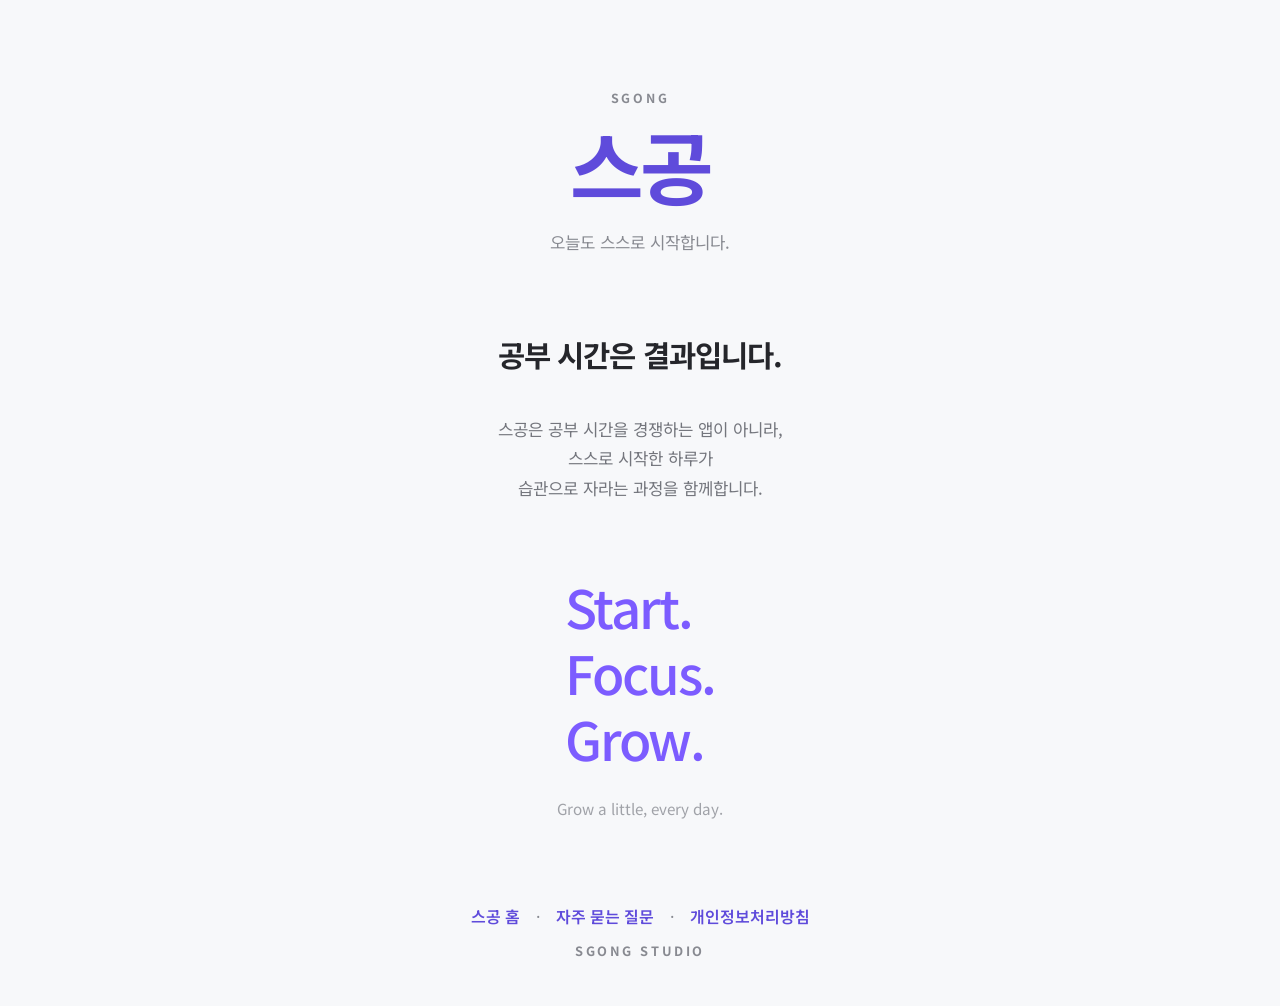
<file: index.html>
<!doctype html>
<html lang="ko">
<head>
  <meta charset="utf-8">
  <meta name="viewport" content="width=device-width, initial-scale=1">
  <meta name="theme-color" content="#7C5CFF">
  <meta name="description" content="스공 — 스스로 시작한 하루가 습관으로 자라는 과정을 함께합니다.">
  <title>스공 | Start. Focus. Grow.</title>
  <link rel="stylesheet" href="style.css">
</head>
<body>
  <main class="page home-page">
    <section class="hero" aria-labelledby="brand-title">
      <p class="eyebrow">SGONG</p>
      <h1 id="brand-title">스공</h1>
      <p class="tagline">오늘도 스스로 시작합니다.</p>

      <div class="philosophy">
        <h2>공부 시간은 결과입니다.</h2>
        <p>
          스공은 공부 시간을 경쟁하는 앱이 아니라,<br>
          스스로 시작한 하루가<br>
          습관으로 자라는 과정을 함께합니다.
        </p>
      </div>

      <div class="brand-words" aria-label="Start. Focus. Grow.">
        <span>Start.</span>
        <span>Focus.</span>
        <span>Grow.</span>
      </div>

      <p class="growth-line">Grow a little, every day.</p>
    </section>

<footer class="site-footer document-footer">
  <nav aria-label="하단 메뉴">
    <a href="index.html">스공 홈</a>
    <span aria-hidden="true">·</span>
    <a href="faq.html">자주 묻는 질문</a>
    <span aria-hidden="true">·</span>
    <a href="privacy.html">개인정보처리방침</a>
  </nav>

  <p class="studio">SGONG STUDIO</p>
</footer>
  </main>
</body>
</html>
</file>
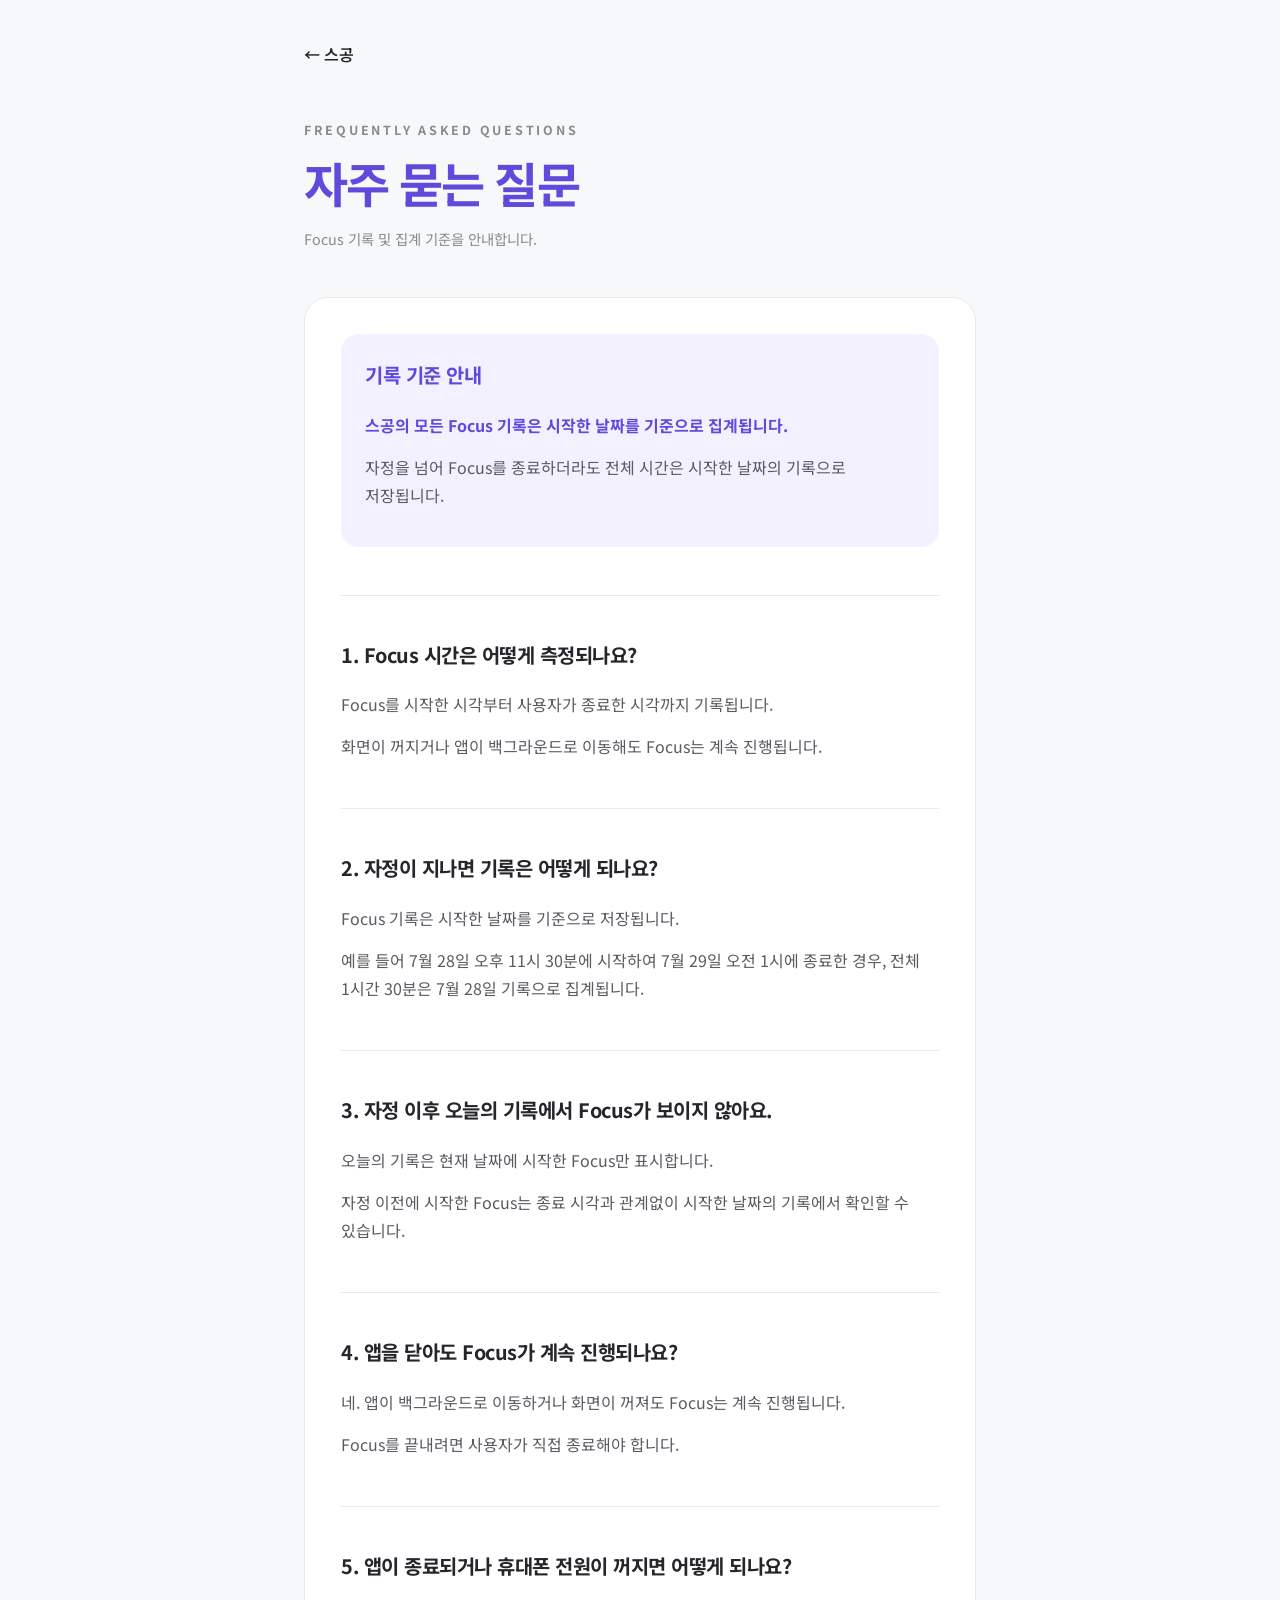
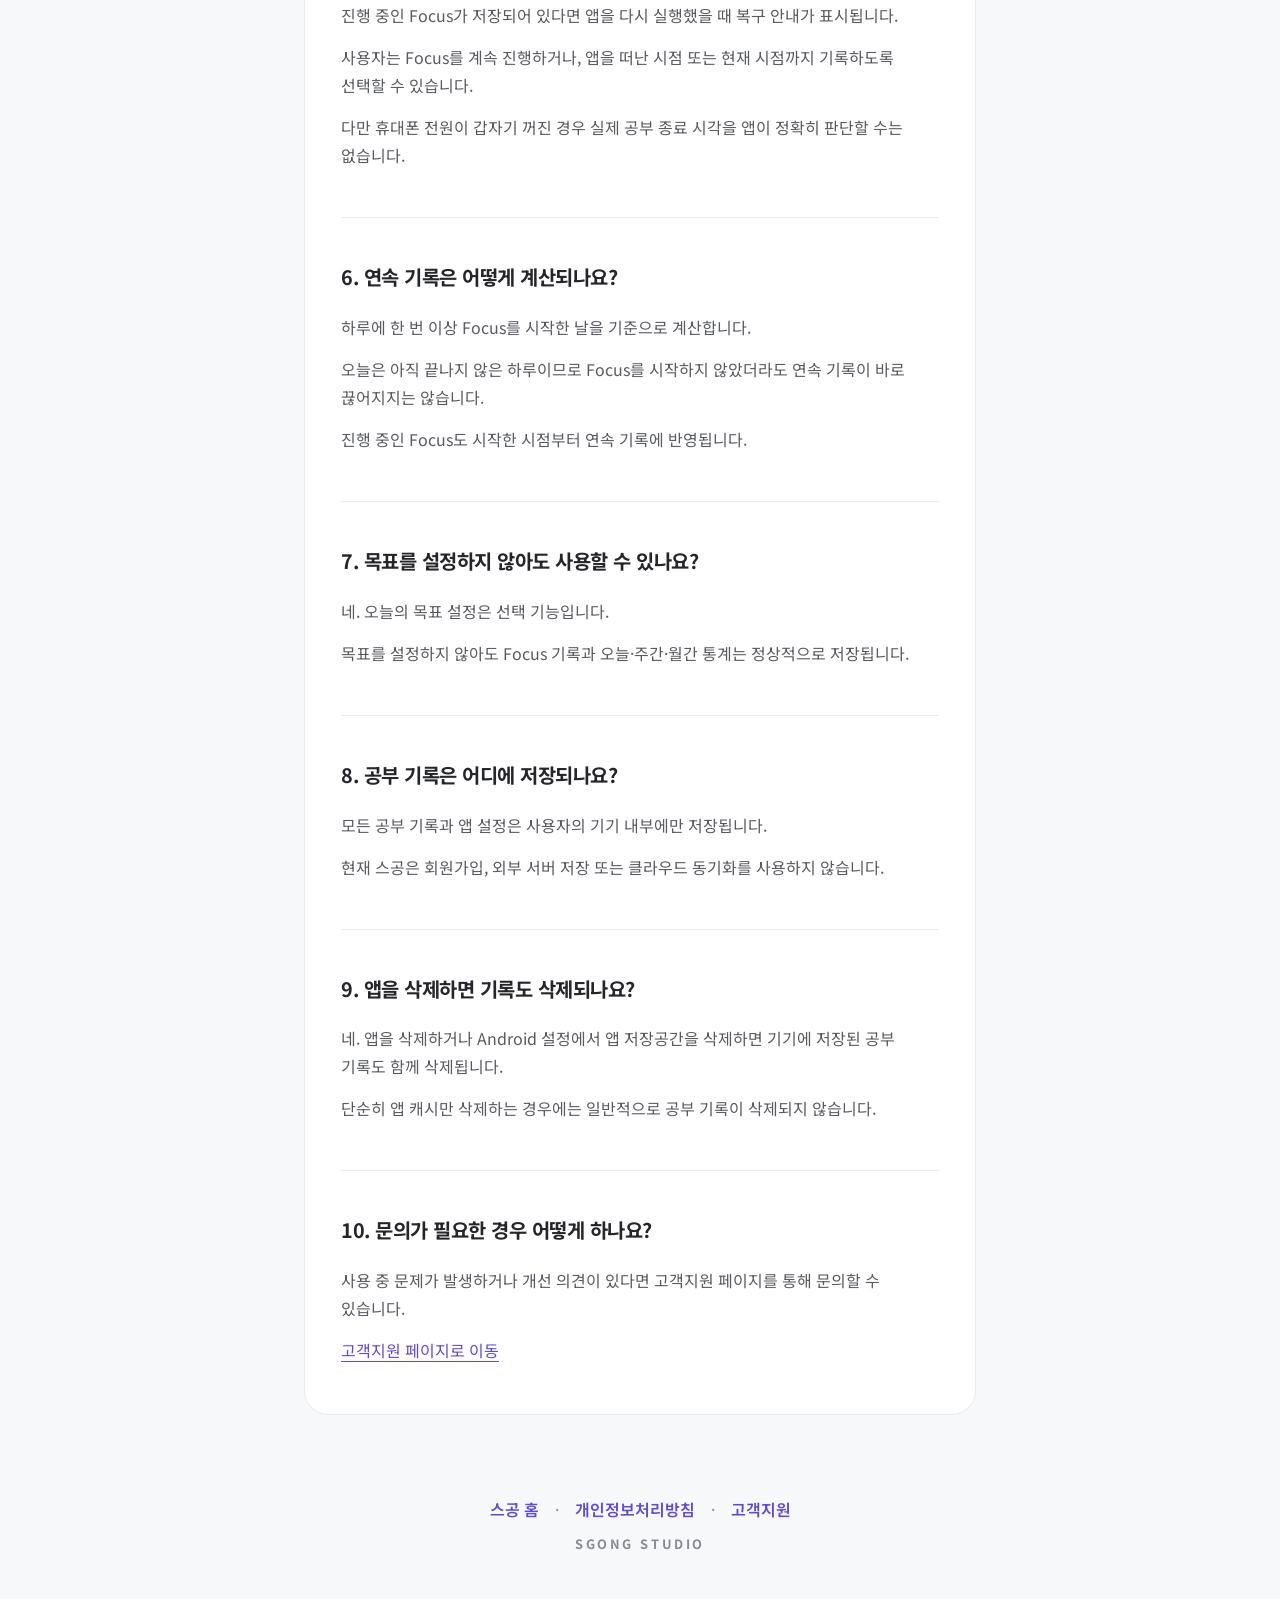
<file: faq.html>
<!doctype html>
<html lang="ko">
<head>
  <meta charset="utf-8">
  <meta name="viewport" content="width=device-width, initial-scale=1">
  <meta name="theme-color" content="#7C5CFF">
  <meta
    name="description"
    content="스공 Focus 시간 측정 및 기록 집계 기준 안내"
  >
  <title>자주 묻는 질문 | 스공</title>
  <link rel="stylesheet" href="style.css">
</head>

<body>
  <main class="page document-page">
    <header class="document-header">
      <a
        class="back-link"
        href="index.html"
        aria-label="스공 홈으로 돌아가기"
      >
        ← 스공
      </a>

      <p class="eyebrow">FREQUENTLY ASKED QUESTIONS</p>
      <h1>자주 묻는 질문</h1>
      <p class="updated">Focus 기록 및 집계 기준을 안내합니다.</p>
    </header>

    <article class="document">
      <section class="promise">
        <h2>기록 기준 안내</h2>

        <p>
          <strong>
            스공의 모든 Focus 기록은 시작한 날짜를 기준으로 집계됩니다.
          </strong>
        </p>

        <p>
          자정을 넘어 Focus를 종료하더라도 전체 시간은 시작한 날짜의
          기록으로 저장됩니다.
        </p>
      </section>

      <section>
        <h2>1. Focus 시간은 어떻게 측정되나요?</h2>

        <p>
          Focus를 시작한 시각부터 사용자가 종료한 시각까지 기록됩니다.
        </p>

        <p>
          화면이 꺼지거나 앱이 백그라운드로 이동해도 Focus는 계속
          진행됩니다.
        </p>
      </section>

      <section>
        <h2>2. 자정이 지나면 기록은 어떻게 되나요?</h2>

        <p>
          Focus 기록은 시작한 날짜를 기준으로 저장됩니다.
        </p>

        <p>
          예를 들어 7월 28일 오후 11시 30분에 시작하여 7월 29일 오전
          1시에 종료한 경우, 전체 1시간 30분은 7월 28일 기록으로
          집계됩니다.
        </p>
      </section>

      <section>
        <h2>3. 자정 이후 오늘의 기록에서 Focus가 보이지 않아요.</h2>

        <p>
          오늘의 기록은 현재 날짜에 시작한 Focus만 표시합니다.
        </p>

        <p>
          자정 이전에 시작한 Focus는 종료 시각과 관계없이 시작한 날짜의
          기록에서 확인할 수 있습니다.
        </p>
      </section>

      <section>
        <h2>4. 앱을 닫아도 Focus가 계속 진행되나요?</h2>

        <p>
          네. 앱이 백그라운드로 이동하거나 화면이 꺼져도 Focus는 계속
          진행됩니다.
        </p>

        <p>
          Focus를 끝내려면 사용자가 직접 종료해야 합니다.
        </p>
      </section>

      <section>
        <h2>5. 앱이 종료되거나 휴대폰 전원이 꺼지면 어떻게 되나요?</h2>

        <p>
          진행 중인 Focus가 저장되어 있다면 앱을 다시 실행했을 때
          복구 안내가 표시됩니다.
        </p>

        <p>
          사용자는 Focus를 계속 진행하거나, 앱을 떠난 시점 또는 현재
          시점까지 기록하도록 선택할 수 있습니다.
        </p>

        <p>
          다만 휴대폰 전원이 갑자기 꺼진 경우 실제 공부 종료 시각을 앱이
          정확히 판단할 수는 없습니다.
        </p>
      </section>

      <section>
        <h2>6. 연속 기록은 어떻게 계산되나요?</h2>

        <p>
          하루에 한 번 이상 Focus를 시작한 날을 기준으로 계산합니다.
        </p>

        <p>
          오늘은 아직 끝나지 않은 하루이므로 Focus를 시작하지 않았더라도
          연속 기록이 바로 끊어지지는 않습니다.
        </p>

        <p>
          진행 중인 Focus도 시작한 시점부터 연속 기록에 반영됩니다.
        </p>
      </section>

      <section>
        <h2>7. 목표를 설정하지 않아도 사용할 수 있나요?</h2>

        <p>
          네. 오늘의 목표 설정은 선택 기능입니다.
        </p>

        <p>
          목표를 설정하지 않아도 Focus 기록과 오늘·주간·월간 통계는
          정상적으로 저장됩니다.
        </p>
      </section>

      <section>
        <h2>8. 공부 기록은 어디에 저장되나요?</h2>

        <p>
          모든 공부 기록과 앱 설정은 사용자의 기기 내부에만 저장됩니다.
        </p>

        <p>
          현재 스공은 회원가입, 외부 서버 저장 또는 클라우드 동기화를
          사용하지 않습니다.
        </p>
      </section>

      <section>
        <h2>9. 앱을 삭제하면 기록도 삭제되나요?</h2>

        <p>
          네. 앱을 삭제하거나 Android 설정에서 앱 저장공간을 삭제하면
          기기에 저장된 공부 기록도 함께 삭제됩니다.
        </p>

        <p>
          단순히 앱 캐시만 삭제하는 경우에는 일반적으로 공부 기록이
          삭제되지 않습니다.
        </p>
      </section>

      <section>
        <h2>10. 문의가 필요한 경우 어떻게 하나요?</h2>

        <p>
          사용 중 문제가 발생하거나 개선 의견이 있다면 고객지원 페이지를
          통해 문의할 수 있습니다.
        </p>

        <p>
          <a href="support.html">고객지원 페이지로 이동</a>
        </p>
      </section>
    </article>

    <footer class="site-footer document-footer">
      <nav aria-label="하단 메뉴">
        <a href="index.html">스공 홈</a>
        <span aria-hidden="true">·</span>
        <a href="privacy.html">개인정보처리방침</a>
        <span aria-hidden="true">·</span>
        <a href="support.html">고객지원</a>
      </nav>

      <p class="studio">SGONG STUDIO</p>
    </footer>
  </main>
</body>
</html>
</file>
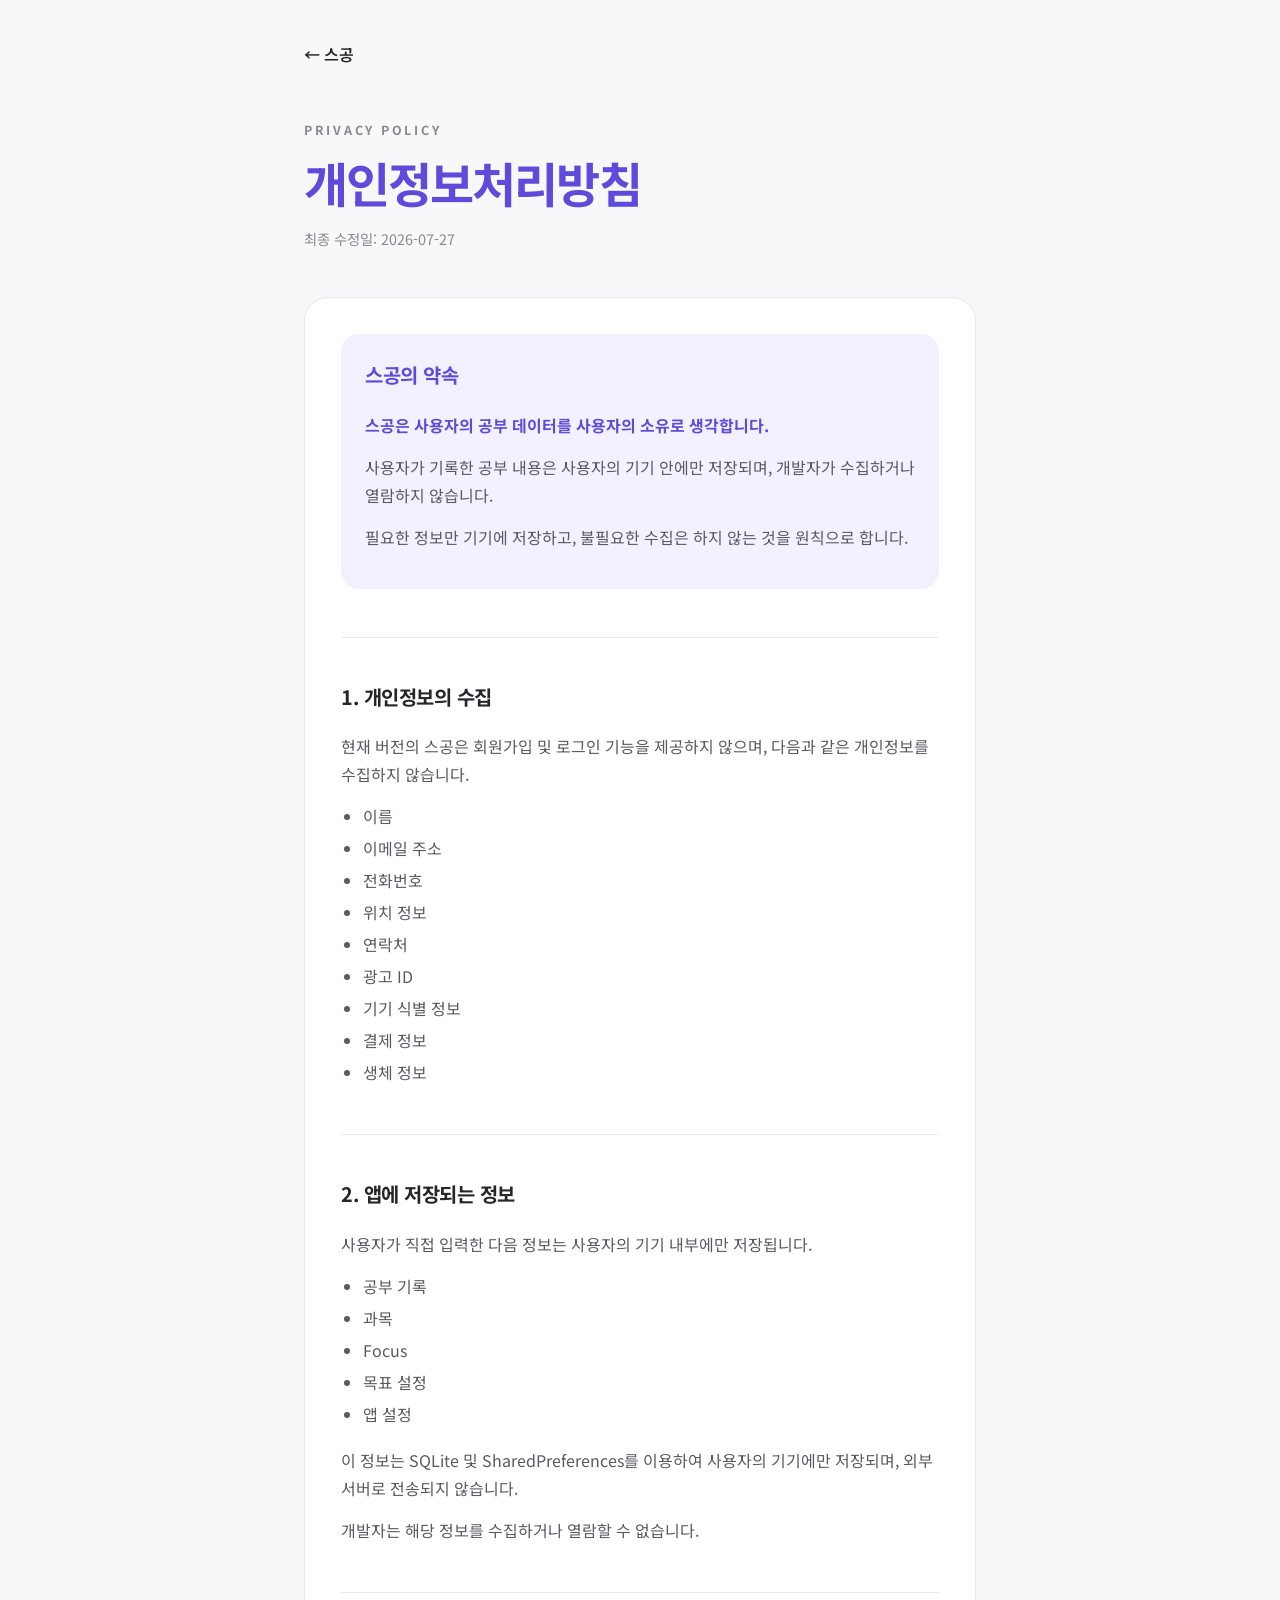
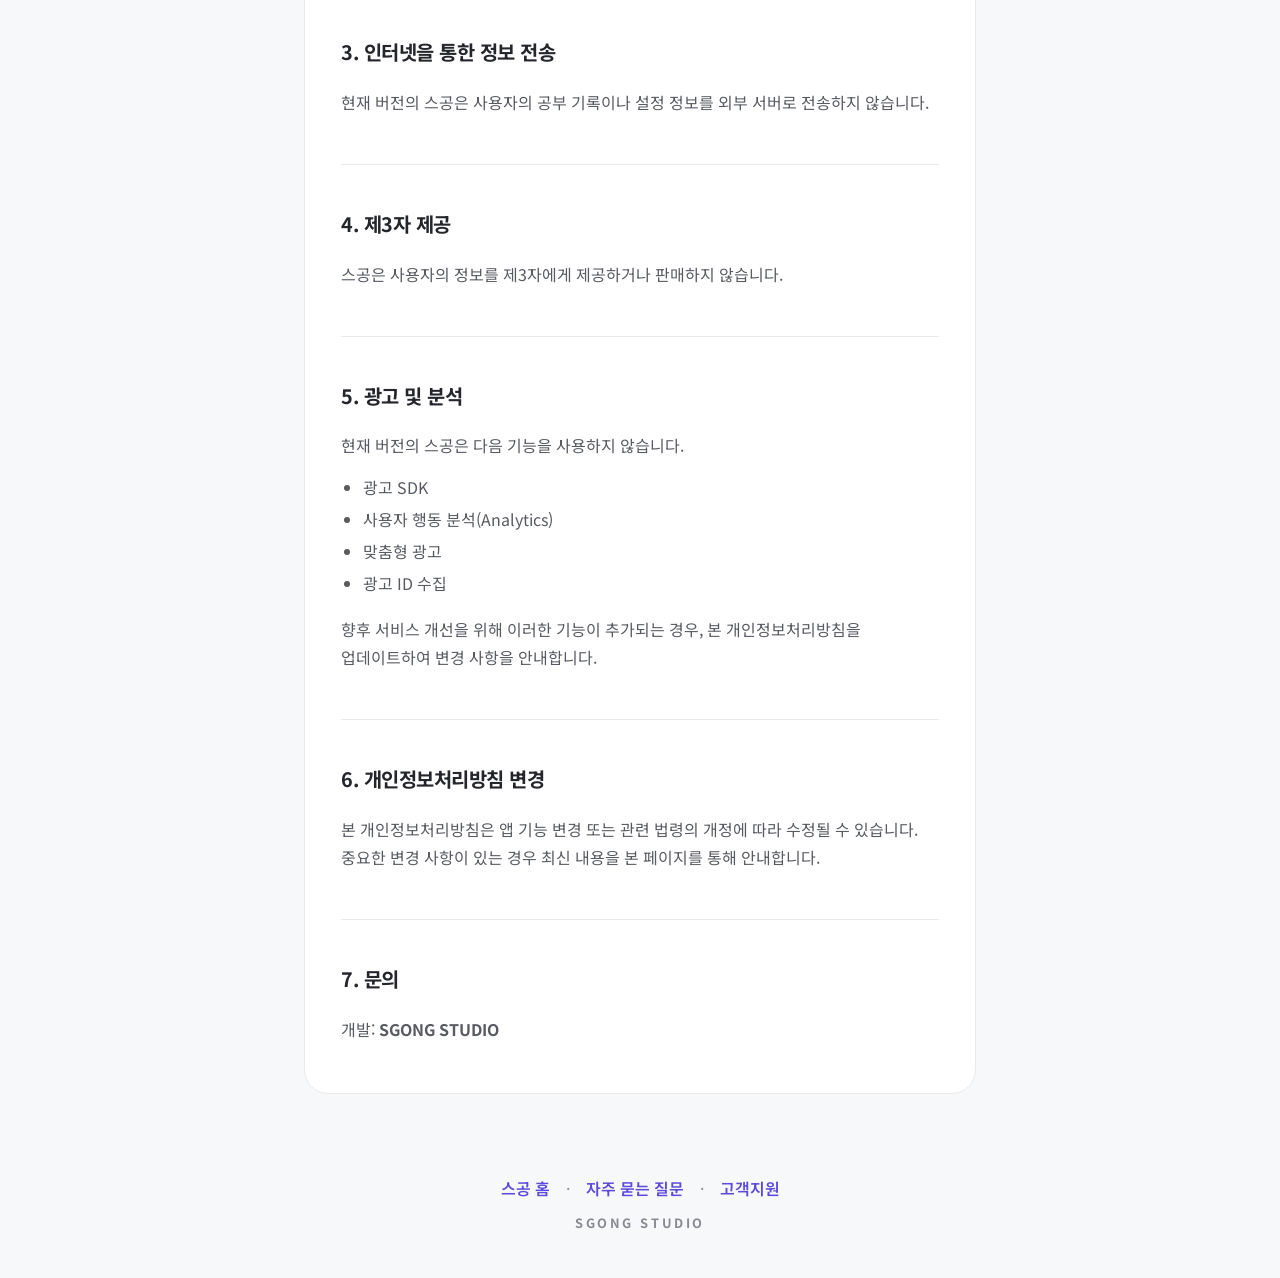
<file: privacy.html>
<!doctype html>
<html lang="ko">
<head>
  <meta charset="utf-8">
  <meta name="viewport" content="width=device-width, initial-scale=1">
  <meta name="theme-color" content="#7C5CFF">
  <meta name="description" content="스공 개인정보처리방침">
  <title>개인정보처리방침 | 스공</title>
  <link rel="stylesheet" href="style.css">
</head>
<body>
  <main class="page document-page">
    <header class="document-header">
      <a class="back-link" href="index.html" aria-label="스공 홈으로 돌아가기">← 스공</a>
      <p class="eyebrow">PRIVACY POLICY</p>
      <h1>개인정보처리방침</h1>
      <p class="updated">최종 수정일: 2026-07-27</p>
    </header>

    <article class="document">
      <section class="promise">
        <h2>스공의 약속</h2>
        <p><strong>스공은 사용자의 공부 데이터를 사용자의 소유로 생각합니다.</strong></p>
        <p>사용자가 기록한 공부 내용은 사용자의 기기 안에만 저장되며, 개발자가 수집하거나 열람하지 않습니다.</p>
        <p>필요한 정보만 기기에 저장하고, 불필요한 수집은 하지 않는 것을 원칙으로 합니다.</p>
      </section>

      <section>
        <h2>1. 개인정보의 수집</h2>
        <p>현재 버전의 스공은 회원가입 및 로그인 기능을 제공하지 않으며, 다음과 같은 개인정보를 수집하지 않습니다.</p>
        <ul>
          <li>이름</li><li>이메일 주소</li><li>전화번호</li><li>위치 정보</li>
          <li>연락처</li><li>광고 ID</li><li>기기 식별 정보</li><li>결제 정보</li><li>생체 정보</li>
        </ul>
      </section>

      <section>
        <h2>2. 앱에 저장되는 정보</h2>
        <p>사용자가 직접 입력한 다음 정보는 사용자의 기기 내부에만 저장됩니다.</p>
        <ul>
          <li>공부 기록</li><li>과목</li><li>Focus</li><li>목표 설정</li><li>앱 설정</li>
        </ul>
        <p>이 정보는 SQLite 및 SharedPreferences를 이용하여 사용자의 기기에만 저장되며, 외부 서버로 전송되지 않습니다.</p>
        <p>개발자는 해당 정보를 수집하거나 열람할 수 없습니다.</p>
      </section>

      <section>
        <h2>3. 인터넷을 통한 정보 전송</h2>
        <p>현재 버전의 스공은 사용자의 공부 기록이나 설정 정보를 외부 서버로 전송하지 않습니다.</p>
      </section>

      <section>
        <h2>4. 제3자 제공</h2>
        <p>스공은 사용자의 정보를 제3자에게 제공하거나 판매하지 않습니다.</p>
      </section>

      <section>
        <h2>5. 광고 및 분석</h2>
        <p>현재 버전의 스공은 다음 기능을 사용하지 않습니다.</p>
        <ul>
          <li>광고 SDK</li><li>사용자 행동 분석(Analytics)</li><li>맞춤형 광고</li><li>광고 ID 수집</li>
        </ul>
        <p>향후 서비스 개선을 위해 이러한 기능이 추가되는 경우, 본 개인정보처리방침을 업데이트하여 변경 사항을 안내합니다.</p>
      </section>

      <section>
        <h2>6. 개인정보처리방침 변경</h2>
        <p>본 개인정보처리방침은 앱 기능 변경 또는 관련 법령의 개정에 따라 수정될 수 있습니다. 중요한 변경 사항이 있는 경우 최신 내용을 본 페이지를 통해 안내합니다.</p>
      </section>

      <section>
        <h2>7. 문의</h2>
        <p>개발: <strong>SGONG STUDIO</strong></p>
      </section>
    </article>

<footer class="site-footer document-footer">
  <nav aria-label="하단 메뉴">
    <a href="index.html">스공 홈</a>
    <span aria-hidden="true">·</span>
    <a href="faq.html">자주 묻는 질문</a>
    <span aria-hidden="true">·</span>
    <a href="support.html">고객지원</a>
  </nav>

  <p class="studio">SGONG STUDIO</p>
</footer>
  </main>
</body>
</html>
</file>
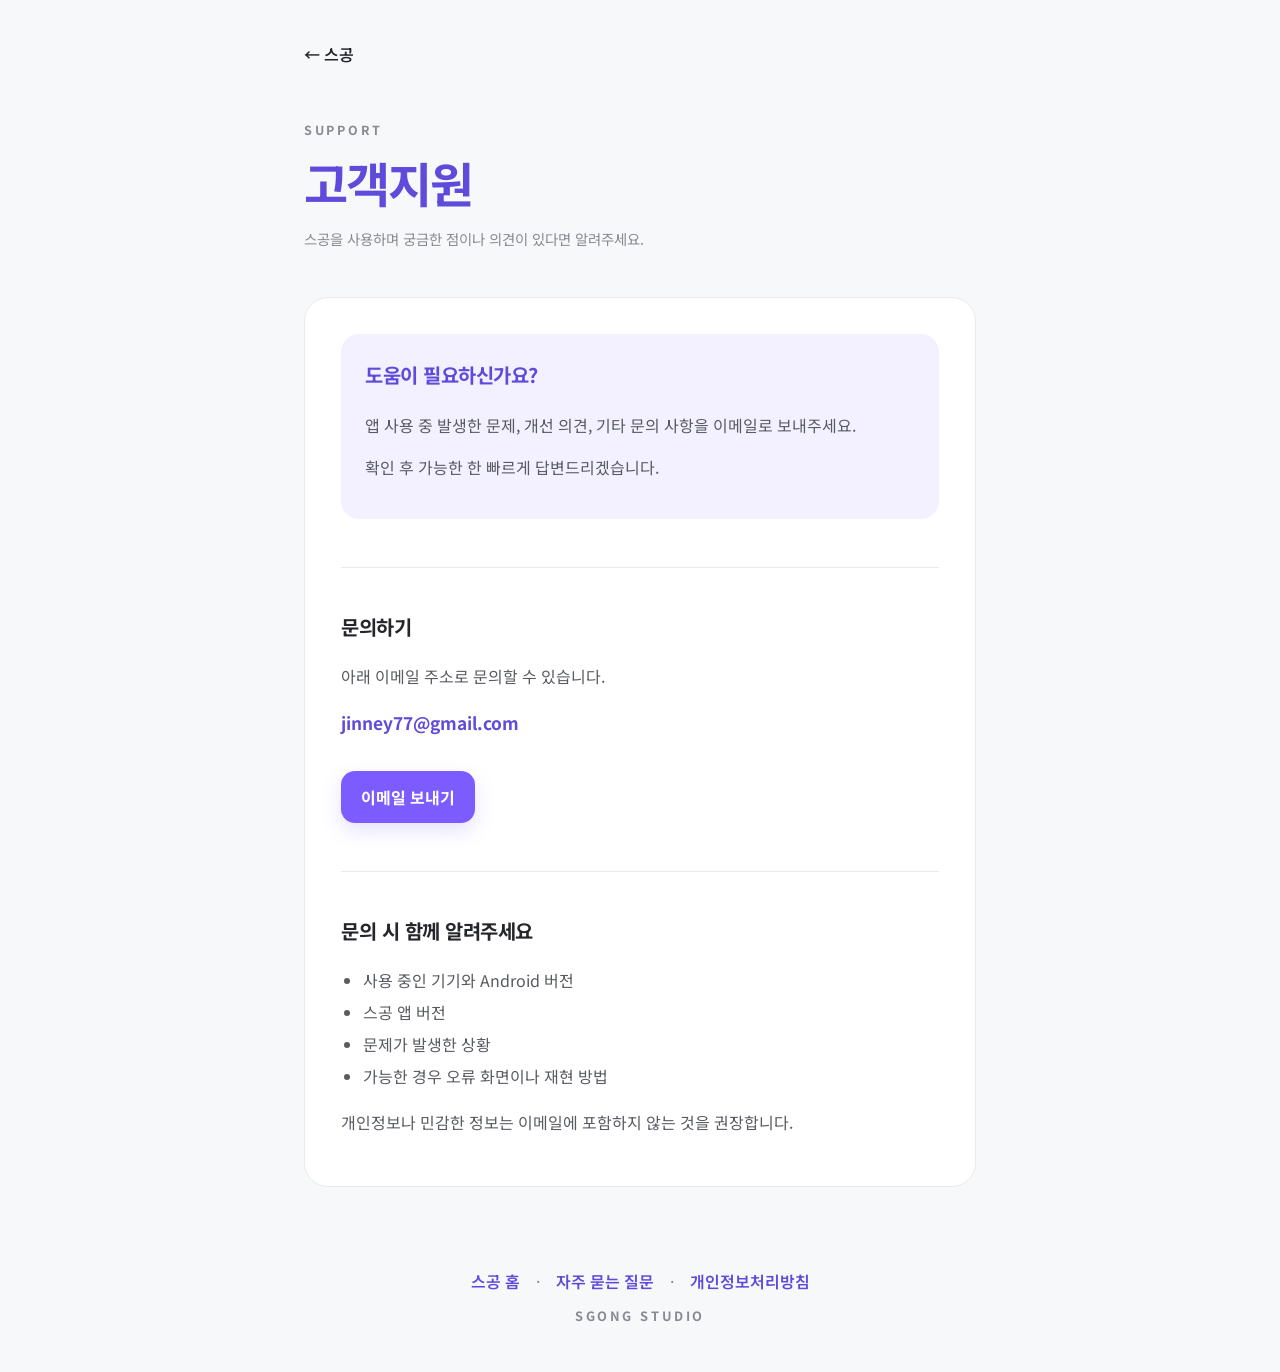
<file: support.html>
<!doctype html>
<html lang="ko">
<head>
  <meta charset="utf-8">
  <meta name="viewport" content="width=device-width, initial-scale=1">
  <meta name="theme-color" content="#7C5CFF">
  <meta name="description" content="스공 고객지원 및 문의">
  <title>고객지원 | 스공</title>
  <link rel="stylesheet" href="style.css">
</head>
<body>
  <main class="page document-page">
    <header class="document-header">
      <a class="back-link" href="index.html" aria-label="스공 홈으로 돌아가기">← 스공</a>
      <p class="eyebrow">SUPPORT</p>
      <h1>고객지원</h1>
      <p class="updated">스공을 사용하며 궁금한 점이나 의견이 있다면 알려주세요.</p>
    </header>

    <article class="document">
      <section class="promise">
        <h2>도움이 필요하신가요?</h2>
        <p>
          앱 사용 중 발생한 문제, 개선 의견, 기타 문의 사항을 이메일로 보내주세요.
        </p>
        <p>
          확인 후 가능한 한 빠르게 답변드리겠습니다.
        </p>
      </section>

      <section>
        <h2>문의하기</h2>
        <p>아래 이메일 주소로 문의할 수 있습니다.</p>

        <p>
          <a class="support-email"
             href="mailto:jinney77@gmail.com?subject=%5B%EC%8A%A4%EA%B3%B5%20%EB%AC%B8%EC%9D%98%5D%20">
            jinney77@gmail.com
          </a>
        </p>

        <a class="support-button"
           href="mailto:jinney77@gmail.com?subject=%5B%EC%8A%A4%EA%B3%B5%20%EB%AC%B8%EC%9D%98%5D%20">
          이메일 보내기
        </a>
      </section>

      <section>
        <h2>문의 시 함께 알려주세요</h2>
        <ul>
          <li>사용 중인 기기와 Android 버전</li>
          <li>스공 앱 버전</li>
          <li>문제가 발생한 상황</li>
          <li>가능한 경우 오류 화면이나 재현 방법</li>
        </ul>
        <p>개인정보나 민감한 정보는 이메일에 포함하지 않는 것을 권장합니다.</p>
      </section>
    </article>

<footer class="site-footer document-footer">
  <nav aria-label="하단 메뉴">
    <a href="index.html">스공 홈</a>
    <span aria-hidden="true">·</span>
    <a href="faq.html">자주 묻는 질문</a>
    <span aria-hidden="true">·</span>
    <a href="privacy.html">개인정보처리방침</a>
  </nav>

  <p class="studio">SGONG STUDIO</p>
</footer>
  </main>
</body>
</html>
</file>
<file: style.css>
@import url('https://fonts.googleapis.com/css2?family=Noto+Sans+KR:wght@400;500;600;700&display=swap');

:root {
  --primary: #7C5CFF;
  --primary-dark: #5F4BDB;
  --background: #F7F8FA;
  --surface: #FFFFFF;
  --text: #25262B;
  --muted: #888A91;
  --border: #EAEAEA;
  --max-width: 720px;
}

* { box-sizing: border-box; }

html {
  background: var(--background);
  color: var(--text);
  font-family: "Noto Sans KR", -apple-system, BlinkMacSystemFont, "Segoe UI", sans-serif;
  line-height: 1.75;
  word-break: keep-all;
}

body { margin: 0; min-width: 320px; background: var(--background); }
a { color: var(--primary-dark); text-underline-offset: 4px; }

.page {
  width: min(100%, var(--max-width));
  min-height: 100vh;
  margin: 0 auto;
  padding: 56px 24px 32px;
}

.home-page {
  display: flex;
  flex-direction: column;
  justify-content: space-between;
  text-align: center;
}

.hero { padding-top: 32px; }

.eyebrow {
  margin: 0 0 10px;
  color: var(--muted);
  font-size: .78rem;
  font-weight: 700;
  letter-spacing: .22em;
}

.hero h1 {
  margin: 0;
  color: var(--primary-dark);
  font-size: clamp(3rem, 12vw, 5rem);
  line-height: 1.1;
  letter-spacing: -.05em;
}

.tagline { margin: 20px 0 0; color: var(--muted); font-size: 1.05rem; }

.philosophy { margin: 72px auto 0; }
.philosophy h2 { margin: 0 0 34px; font-size: clamp(1.4rem, 5vw, 1.85rem); letter-spacing: -.03em; }
.philosophy p { margin: 0; color: #74767D; font-size: 1.05rem; }

.brand-words {
  display: inline-flex;
  flex-direction: column;
  align-items: flex-start;
  margin-top: 70px;
  color: var(--primary);
  font-size: clamp(2.2rem, 9vw, 3.3rem);
  font-weight: 500;
  line-height: 1.25;
  letter-spacing: -.04em;
}

.growth-line { margin: 24px 0 0; color: #A0A2A8; font-size: .95rem; }

.site-footer {
  margin-top: 88px;
  padding-top: 28px;
  color: var(--muted);
  text-align: center;
}

.studio { margin: 0 0 12px; font-size: .8rem; font-weight: 700; letter-spacing: .2em; }

.site-footer nav a,
.document-footer a {
  display: inline-block;
  padding: 10px 12px;
  font-weight: 600;
  text-decoration: none;
}

.document-page { padding-top: 40px; }
.document-header { margin-bottom: 46px; }

.back-link {
  display: inline-block;
  margin-bottom: 52px;
  color: var(--text);
  font-weight: 600;
  text-decoration: none;
}

.document-header h1 {
  margin: 0;
  color: var(--primary-dark);
  font-size: clamp(2rem, 8vw, 3rem);
  line-height: 1.25;
  letter-spacing: -.04em;
}

.updated { margin: 14px 0 0; color: var(--muted); font-size: .9rem; }

.document {
  padding: 36px;
  border: 1px solid var(--border);
  border-radius: 24px;
  background: var(--surface);
}

.document section + section {
  margin-top: 48px;
  padding-top: 42px;
  border-top: 1px solid var(--border);
}

.document h2 { margin: 0 0 18px; font-size: 1.24rem; letter-spacing: -.025em; }
.document p { margin: 0 0 14px; color: #595B62; }
.document ul { margin: 14px 0 18px; padding-left: 22px; color: #595B62; }
.document li + li { margin-top: 4px; }

.promise { padding: 24px; border-radius: 18px; background: #F3F0FF; }
.promise h2, .promise strong { color: var(--primary-dark); }

.document-footer { margin-top: 42px; }

@media (max-width: 520px) {
  .page { padding-right: 20px; padding-left: 20px; }
  .hero { padding-top: 8px; }
  .philosophy { margin-top: 58px; }
  .philosophy p { font-size: 1rem; }
  .brand-words { margin-top: 56px; }
  .site-footer { margin-top: 72px; }
  .document { padding: 26px 22px; border-radius: 20px; }
  .promise { padding: 20px; }
}


.support-email {
  display: inline-block;
  margin-top: 4px;
  color: var(--primary-dark);
  font-size: 1.08rem;
  font-weight: 700;
  text-decoration: none;
}

.support-button {
  display: inline-block;
  margin-top: 18px;
  padding: 12px 20px;
  border-radius: 14px;
  background: var(--primary);
  color: #FFFFFF;
  font-weight: 700;
  text-decoration: none;
  box-shadow: 0 8px 20px rgba(124, 92, 255, 0.18);
}

.support-button:hover {
  background: var(--primary-dark);
  opacity: 1;
}

.notice {
    background: #f4efff;
    border-left: 4px solid #7C5CFF;
    border-radius: 12px;
    padding: 16px;
    margin: 24px 0;
    line-height: 1.7;
}

.card {
    background: white;
    border-radius: 16px;
    padding: 24px;
    margin-bottom: 18px;
    box-shadow: 0 4px 12px rgba(0,0,0,.05);
}

.card h2 {
    margin-top: 0;
    color: #7C5CFF;
    font-size: 20px;
}

.card p {
    line-height: 1.8;
}

.footer-nav {
    margin-top: 40px;
    text-align: center;
}

.footer-nav a {
    color: #7C5CFF;
    text-decoration: none;
    font-weight: 600;
}

.footer-nav span {
    margin: 0 10px;
    color: #bbb;
}
</file>
